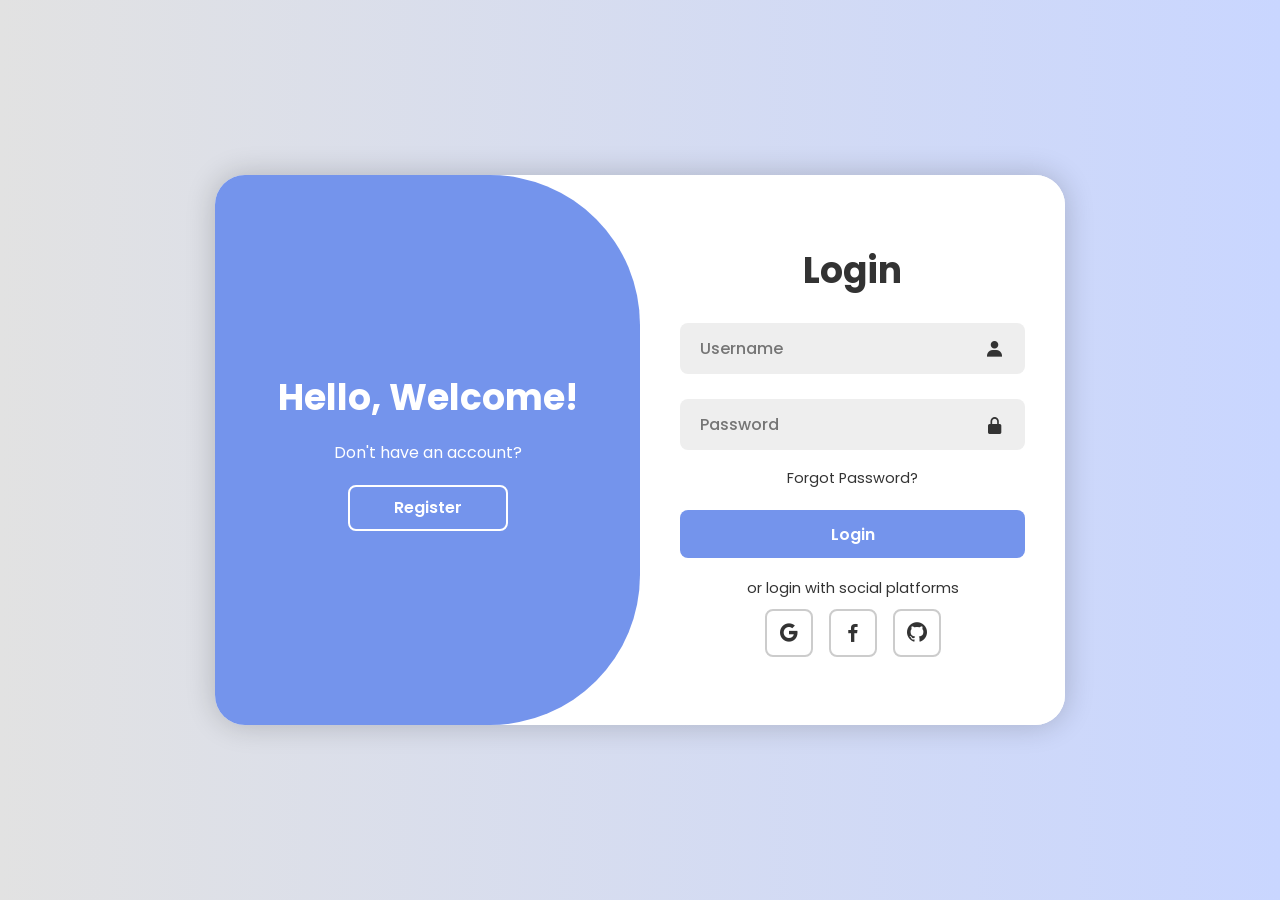
<file: ;ogin.html>
<!DOCTYPE html>
<html lang="en">
<head>
  <meta charset="UTF-8">
  <meta name="viewport" content="width=device-width, initial-scale=1.0">
  <title>Login/Signup Form</title>
  <link href="https://unpkg.com/boxicons@2.1.4/css/boxicons.min.css" rel="stylesheet">
  <style>
    @import url('https://fonts.googleapis.com/css2?family=Poppins:wght@400;600&display=swap');

    * {
      margin: 0;
      padding: 0;
      box-sizing: border-box;
      font-family: "Poppins", sans-serif;
      text-decoration: none;
      list-style: none;
    }

    body {
      display: flex;
      justify-content: center;
      align-items: center;
      min-height: 100vh;
      background: linear-gradient(90deg, #e2e2e2, #c9d6ff);
    }

    .container {
      position: relative;
      width: 850px;
      height: 550px;
      background: #fff;
      margin: 20px;
      border-radius: 30px;
      box-shadow: 0 0 30px rgba(0, 0, 0, .2);
      overflow: hidden;
    }

    .form-box {
      position: absolute;
      right: 0;
      width: 50%;
      height: 100%;
      background: #fff;
      display: flex;
      align-items: center;
      color: #333;
      text-align: center;
      padding: 40px;
      z-index: 1;
      transition: .6s ease-in-out 1.2s, visibility 0s 1s;
    }

    .container.active .form-box {
      right: 50%;
    }

    .form-box.register {
      visibility: hidden;
    }

    .container.active .form-box.register {
      visibility: visible;
    }

    .form-box h1 {
      font-size: 36px;
      margin-bottom: 10px;
    }

    .form-box p {
      font-size: 14.5px;
      margin: 20px 0 10px;
    }

    .input-box {
      position: relative;
      margin: 25px 0;
    }

    .input-box input {
      width: 100%;
      padding: 13px 50px 13px 20px;
      background: #eee;
      border-radius: 8px;
      border: none;
      outline: none;
      font-size: 16px;
      color: #333;
      font-weight: 500;
    }

    .input-box i {
      position: absolute;
      right: 20px;
      top: 50%;
      transform: translateY(-50%);
      font-size: 20px;
    }

    .forgot-link {
      margin: -10px 0 20px;
    }

    .forgot-link a {
      font-size: 14.5px;
      color: #333;
    }

    .btn {
      width: 100%;
      height: 48px;
      background: #7494ec;
      border-radius: 8px;
      border: none;
      cursor: pointer;
      font-size: 16px;
      color: #fff;
      font-weight: 600;
      transition: 0.3s;
    }

    .btn:hover {
      background: #5a7be2;
    }

    .social-icons {
      display: flex;
      justify-content: center;
      margin-top: 10px;
    }

    .social-icons a {
      display: inline-flex;
      align-items: center;
      justify-content: center;
      padding: 10px;
      border: 2px solid #ccc;
      border-radius: 8px;
      font-size: 24px;
      color: #333;
      margin: 0 8px;
      transition: 0.3s;
    }

    .social-icons a:hover {
      background: #eee;
    }

    .toggle-box {
      position: absolute;
      width: 100%;
      height: 100%;
    }

    .toggle-box::before {
      content: '';
      position: absolute;
      left: -250%;
      width: 300%;
      height: 100%;
      background: #7494ec;
      border-radius: 150px;
      z-index: 2;
      transition: 1.8s ease-in-out;
    }

    .container.active .toggle-box::before {
      left: 50%;
    }

    .toggle-panel {
      position: absolute;
      width: 50%;
      height: 100%;
      color: #fff;
      display: flex;
      flex-direction: column;
      justify-content: center;
      align-items: center;
      z-index: 2;
      transition: .6s ease-in-out;
      text-align: center;
      padding: 20px;
    }

    .toggle-panel h1 {
      font-size: 36px;
      margin-bottom: 15px;
    }

    .toggle-panel p {
      margin-bottom: 20px;
    }

    .toggle-panel .btn {
      width: 160px;
      height: 46px;
      background: transparent;
      border: 2px solid #fff;
      box-shadow: none;
    }

    .toggle-panel.toggle-left {
      left: 0;
      transition-delay: 1.2s;
    }

    .container.active .toggle-panel.toggle-left {
      left: -50%;
      transition-delay: .6s;
    }

    .toggle-panel.toggle-right {
      right: -50%;
      transition-delay: .6s;
    }

    .container.active .toggle-panel.toggle-right {
      right: 0;
      transition-delay: 1.2s;
    }
  </style>
</head>
<body>

  <div class="container">
    <div class="form-box login">
      <form action="login.php" method="POST">
        <h1>Login</h1>
        <div class="input-box">
          <input type="text" name="username" placeholder="Username" required>
          <i class='bx bxs-user'></i>
        </div>
        <div class="input-box">
          <input type="password" name="password" placeholder="Password" required>
          <i class='bx bxs-lock-alt'></i>
        </div>
        <div class="forgot-link">
          <a href="#">Forgot Password?</a>
        </div>
        <button type="submit" class="btn">Login</button>
       <p>or login with social platforms</p>
<div class="social-icons">
  <a href="https://accounts.google.com/v3/signin/identifier?continue=https%3A%2F%2Fmail.google.com%2Fmail%2Fu%2F0%2F%3Fhl%3Den"><i class='bx bxl-google'></i></a>
  <a href="https://www.facebook.com/?ref=homescreenpwa"><i class='bx bxl-facebook'></i></a>
  <a href="https://github.com/signup?ref_cta=Sign+up&ref_loc=header+logged+out&ref_page=%2F&source=header-home"><i class='bx bxl-github'></i></a>
</div>

      </form>
    </div>

    <div class="form-box register">
      <form action="register.php" method="POST">
        <h1>Register</h1>
        <div class="input-box">
          <input type="text" name="username" placeholder="Username" required>
          <i class='bx bxs-user'></i>
        </div>
        <div class="input-box">
          <input type="email" name="email" placeholder="Email" required>
          <i class='bx bxs-envelope'></i>
        </div>
        <div class="input-box">
          <input type="password" name="password" placeholder="Password" required>
          <i class='bx bxs-lock-alt'></i>
        </div>
        <button type="submit" class="btn">Register</button>
       <p>or Register with social platforms</p>
<div class="social-icons">
  <a href="https://accounts.google.com/v3/signin/identifier?continue=https%3A%2F%2Fmail.google.com%2Fmail%2Fu%2F0%2F%3Fhl%3Den"><i class='bx bxl-google'></i></a>
  <a href="https://www.facebook.com/?ref=homescreenpwa"><i class='bx bxl-facebook'></i></a>
  <a href="https://github.com/signup?ref_cta=Sign+up&ref_loc=header+logged+out&ref_page=%2F&source=header-home"><i class='bx bxl-github'></i></a>
</div>

      </form>
    </div>

    <div class="toggle-box">
      <div class="toggle-panel toggle-left">
        <h1>Hello, Welcome!</h1>
        <p>Don't have an account?</p>
        <button class="btn register-btn">Register</button>
      </div>

      <div class="toggle-panel toggle-right">
        <h1>Welcome Back!</h1>
        <p>Already have an account?</p>
        <button class="btn login-btn">Login</button>
      </div>
    </div>
  </div>

  <script>
    const container = document.querySelector('.container');
    const registerBtn = document.querySelector('.register-btn');
    const loginBtn = document.querySelector('.login-btn');

    registerBtn.addEventListener('click', () => {
      container.classList.add('active');
    });

    loginBtn.addEventListener('click', () => {
      container.classList.remove('active');
    });
  </script>

</body>
</html>
</file>
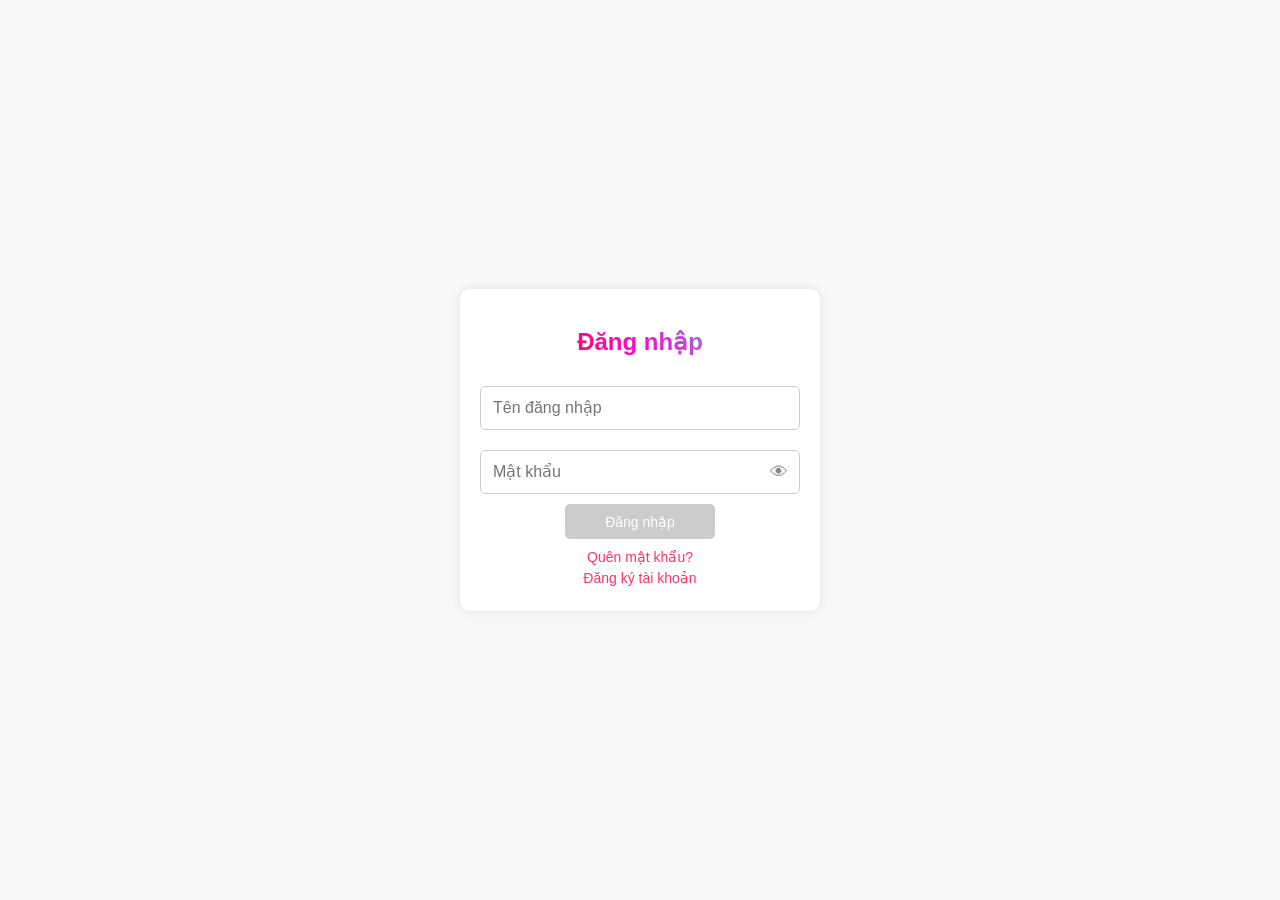
<file: bar.html>
<!DOCTYPE html>
<html lang="vi">
<head>
    <meta charset="UTF-8">
    <meta name="viewport" content="width=device-width, initial-scale=1.0">
    <title>Đăng Nhập</title>
    <style>
        body {
            font-family: Arial, sans-serif;
            background-color: #f8f8f8;
            display: flex;
            justify-content: center;
            align-items: center;
            height: 100vh;
            margin: 0;
        }
        .login-container {
            background: white;
            padding: 20px;
            width: 320px;
            border-radius: 10px;
            box-shadow: 0 0 10px rgba(0,0,0,0.1);
            text-align: center;
            position: relative;
        }
        .login-container h2 {
            margin-bottom: 20px;
            background: linear-gradient(45deg, #fd0000, rgb(255, 9, 206), aqua);
            background-clip: text;
            -webkit-background-clip: text;
            -webkit-text-fill-color: transparent;
        }
        .input-group {
            position: relative;
            width: 100%;
            
        }
        .login-container input {
            width: 100%;
            padding: 12px;
            margin: 10px 0;
            border: 1px solid #ccc;
            border-radius: 5px;
            font-size: 16px;
            box-sizing: border-box;
        }
        .toggle-password {
            position: absolute;
            right: 12px;
            top: 50%;
            transform: translateY(-50%);
            cursor: pointer;
            color: #888;
            font-size: 18px;
        }
        .login-container button {
            width: 150px; /* Nút dài và nhỏ */
            height: 35px;
            background-color: #ff3366;
            color: white;
            border: none;
            border-radius: 5px;
            cursor: pointer;
            font-size: 14px;
            transition: left 0.2s ease-in-out, top 0.2s ease-in-out;
            position: relative;
            left: 0;
            top: 0;
        }
        .login-container button:disabled {
            background-color: #ccc;
            cursor: not-allowed;
        }
        .links {
            margin-top: 10px;
        }
        .links a {
            color: #ff3366;
            text-decoration: none;
            margin: 5px;
            display: block;
            font-size: 14px;
        }
    </style>
</head>
<body>
    <div class="login-container">
        <h2>Đăng nhập</h2>
        <div class="input-group">
            <input type="text" id="username" placeholder="Tên đăng nhập" oninput="validateInput()">
        </div>
        <div class="input-group">
            <input type="password" id="password" placeholder="Mật khẩu" oninput="validateInput()">
            <span class="toggle-password" onclick="togglePassword()">👁</span>
        </div>
        <button id="login-btn" disabled onmouseover="moveButton()">Đăng nhập</button>
        <div class="links">
            <a href="#">Quên mật khẩu?</a>
            <a href="#">Đăng ký tài khoản</a>
        </div>
    </div>

    <script>
        let isMoving = false; // Trạng thái của nút

        function togglePassword() {
            let passwordInput = document.getElementById("password");
            passwordInput.type = passwordInput.type === "password" ? "text" : "password";
        }

        function validateInput() {
            let username = document.getElementById("username").value.trim();
            let password = document.getElementById("password").value.trim();
            let loginBtn = document.getElementById("login-btn");

            if (username !== "" && password !== "") {
                loginBtn.disabled = false;
                resetButtonPosition();
            } else {
                loginBtn.disabled = true;
            }
        }

        function moveButton() {
            let username = document.getElementById("username").value.trim();
            let password = document.getElementById("password").value.trim();
            let loginBtn = document.getElementById("login-btn");

            if ((username === "" || password === "") && !isMoving) {
                isMoving = true;
                let maxX = window.innerWidth - loginBtn.offsetWidth;
                let maxY = window.innerHeight - loginBtn.offsetHeight;

                let randomX = Math.floor(Math.random() * maxX);
                let randomY = Math.floor(Math.random() * maxY);

                loginBtn.style.position = "fixed";
                loginBtn.style.width = "150px"; // Giữ nguyên kích thước
                loginBtn.style.height = "35px";
                loginBtn.style.left = randomX + "px";
                loginBtn.style.top = randomY + "px";

                setTimeout(() => {
                    isMoving = false; // Cho phép di chuyển lần tiếp theo
                }, 500); // Đợi 0.5 giây mới cho di chuyển lần nữa
            }
        }

        function resetButtonPosition() {
            let loginBtn = document.getElementById("login-btn");

            loginBtn.style.position = "relative";
            loginBtn.style.left = "0";
            loginBtn.style.top = "0";
        }
    </script>
</body>
</html>
<!-- <?php
$error = "";
if ($_SERVER["REQUEST_METHOD"] == "POST") {
    $username = $_POST["username"];
    $password = $_POST["password"];

    // Thông tin đăng nhập mẫu (có thể thay bằng database)
    $valid_username = "admin";
    $valid_password = "123456";

    if ($username === $valid_username && $password === $valid_password) {
        echo "<script>alert('Đăng nhập thành công!');</script>";
    } else {
        $error = "Sai tên đăng nhập hoặc mật khẩu!";
    }
}
?> -->
</file>
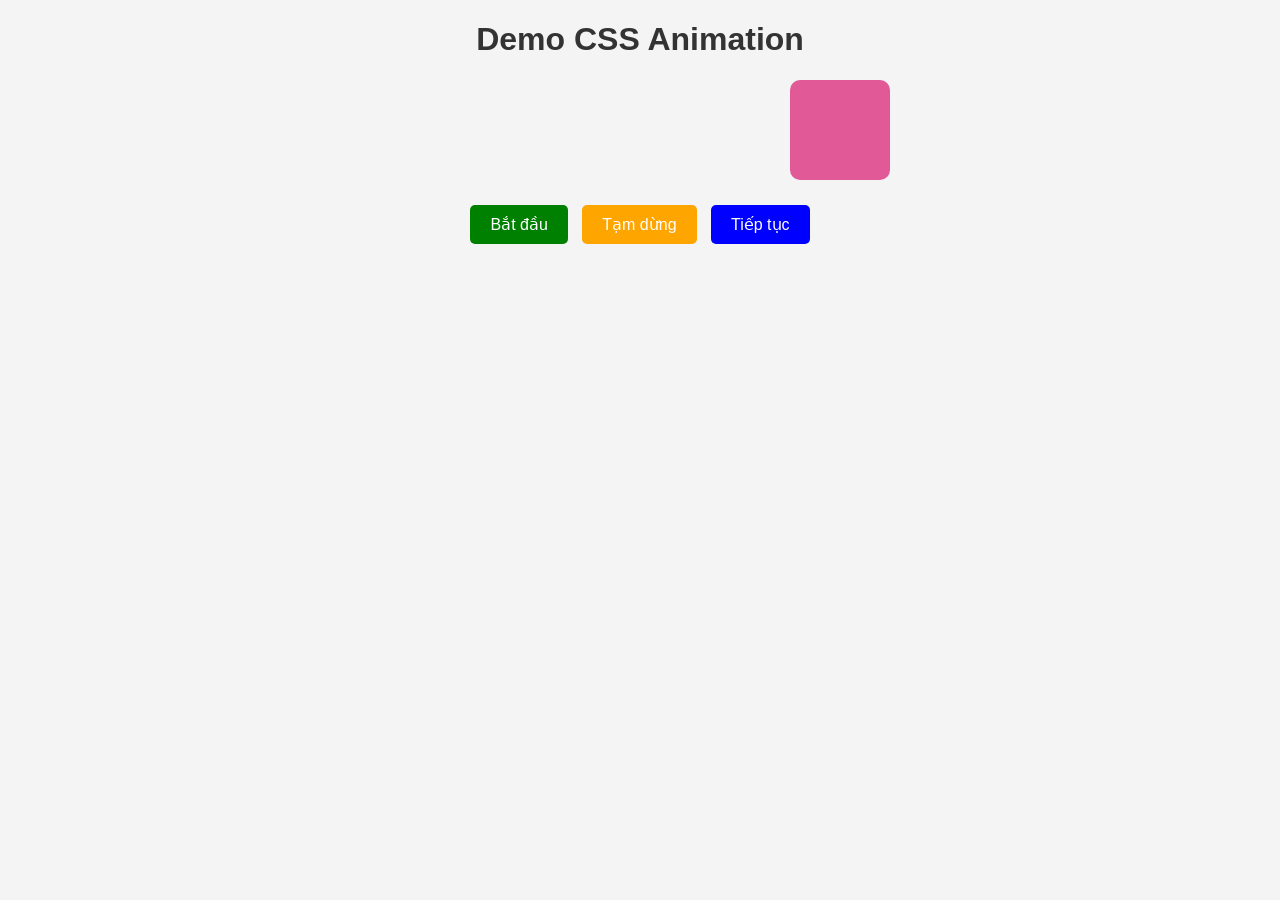
<file: hieuung.html>
<!DOCTYPE html>
<html lang="vi">
<head>
    <meta charset="UTF-8">
    <meta name="viewport" content="width=device-width, initial-scale=1.0">
    <title>CSS Animation Demo</title>
    <style>
        body {
            text-align: center;
            font-family: Arial, sans-serif;
            background-color: #f4f4f4;
        }

        h1 {
            color: #333;
        }

        .animation-box {
            width: 100px;
            height: 100px;
            background-color: red;
            margin: 20px auto;
            border-radius: 10px;

            /* Áp dụng animation */
            animation-name: colorChange;
            animation-duration: 3s;
            animation-timing-function: ease-in-out;
            animation-iteration-count: infinite;
            animation-direction: alternate;
            animation-fill-mode: forwards;
        }

        /* Định nghĩa animation */
        @keyframes colorChange {
            from {
                background-color: rgb(140, 89, 244);
                transform: translateX(0);
            }
            to {
                background-color: rgb(225, 89, 150);
                transform: translateX(200px);
            }
        }

        /* CSS cho các nút */
        .controls {
            margin-top: 20px;
        }

        button {
            padding: 10px 20px;
            margin: 5px;
            border: none;
            cursor: pointer;
            font-size: 16px;
            border-radius: 5px;
        }

        #start {
            background-color: green;
            color: white;
        }

        #pause {
            background-color: orange;
            color: white;
        }

        #resume {
            background-color: blue;
            color: white;
        }
    </style>
</head>
<body>
    <h1>Demo CSS Animation</h1>
    <div class="animation-box"></div>

    <div class="controls">
        <button id="start">Bắt đầu</button>
        <button id="pause">Tạm dừng</button>
        <button id="resume">Tiếp tục</button>
    </div>

    <script>
        const box = document.querySelector(".animation-box");
        const startBtn = document.getElementById("start");
        const pauseBtn = document.getElementById("pause");
        const resumeBtn = document.getElementById("resume");

        // Khi nhấn nút "Bắt đầu"
        startBtn.addEventListener("click", function () {
            box.style.animationPlayState = "running";
        });

        // Khi nhấn nút "Tạm dừng"
        pauseBtn.addEventListener("click", function () {
            box.style.animationPlayState = "paused";
        });

        // Khi nhấn nút "Tiếp tục"
        resumeBtn.addEventListener("click", function () {
            box.style.animationPlayState = "running";
        });
    </script>
</body>
</html>
</file>
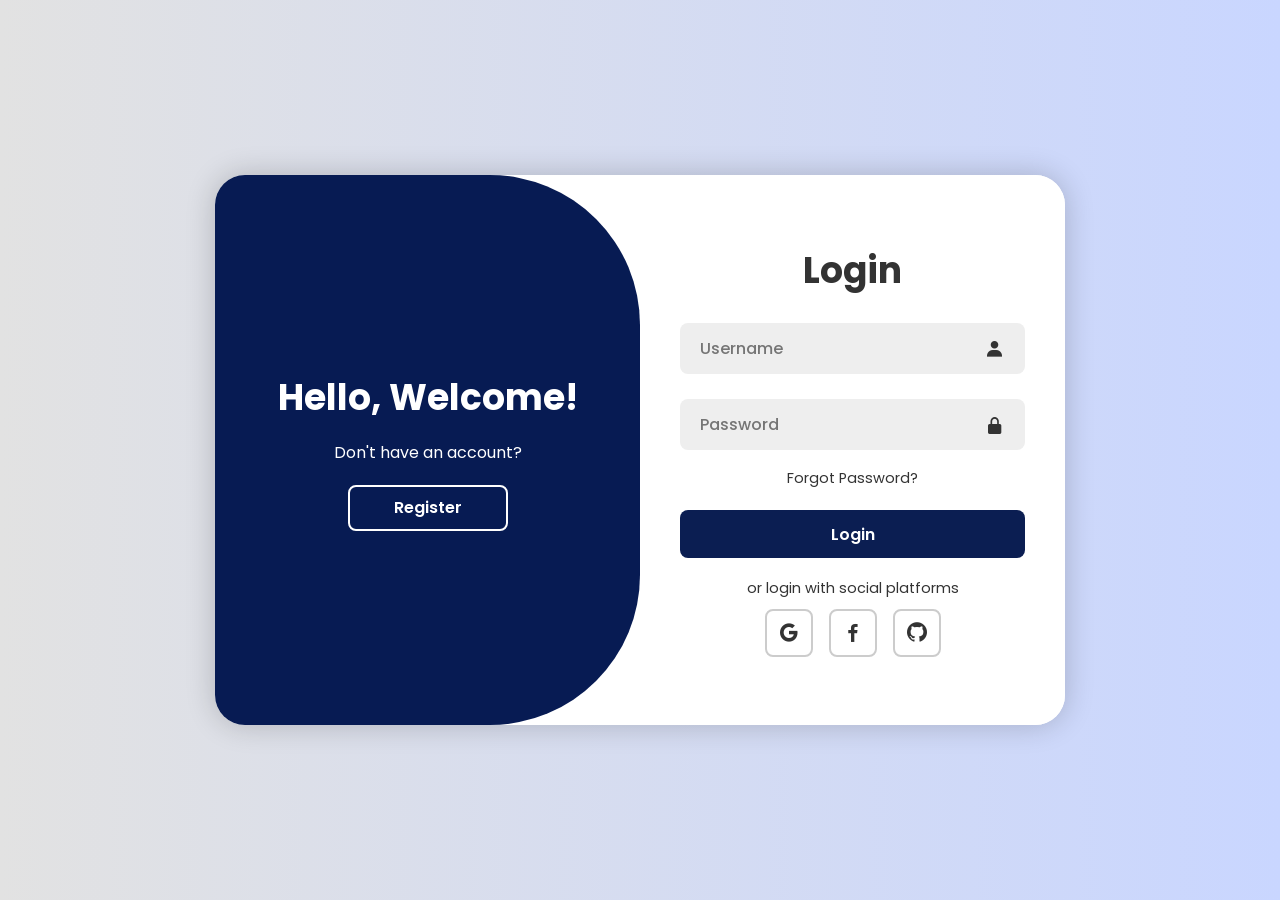
<file: login.html>
<!DOCTYPE html>
<html lang="en">
<head>
  <meta charset="UTF-8">
  <meta name="viewport" content="width=device-width, initial-scale=1.0">
  <title>Login/Signup Form</title>
  <link href="https://unpkg.com/boxicons@2.1.4/css/boxicons.min.css" rel="stylesheet">
  <style>
    @import url('https://fonts.googleapis.com/css2?family=Poppins:wght@400;600&display=swap');

    * {
      margin: 0;
      padding: 0;
      box-sizing: border-box;
      font-family: "Poppins", sans-serif;
      text-decoration: none;
      list-style: none;
    }

    body {
      display: flex;
      justify-content: center;
      align-items: center;
      min-height: 100vh;
      background: linear-gradient(90deg, #e2e2e2, #c9d6ff);
    }

    .container {
      position: relative;
      width: 850px;
      height: 550px;
      background: #fff;
      margin: 20px;
      border-radius: 30px;
      box-shadow: 0 0 30px rgba(0, 0, 0, .2);
      overflow: hidden;
    }

    .form-box {
      position: absolute;
      right: 0;
      width: 50%;
      height: 100%;
      background: #fff;
      display: flex;
      align-items: center;
      color: #333;
      text-align: center;
      padding: 40px;
      z-index: 1;
      transition: .6s ease-in-out 1.2s, visibility 0s 1s;
    }

    .container.active .form-box {
      right: 50%;
    }

    .form-box.register {
      visibility: hidden;
    }

    .container.active .form-box.register {
      visibility: visible;
    }

    .form-box h1 {
      font-size: 36px;
      margin-bottom: 10px;
    }

    .form-box p {
      font-size: 14.5px;
      margin: 20px 0 10px;
    }

    .input-box {
      position: relative;
      margin: 25px 0;
    }

    .input-box input {
      width: 100%;
      padding: 13px 50px 13px 20px;
      background: #eee;
      border-radius: 8px;
      border: none;
      outline: none;
      font-size: 16px;
      color: #333;
      font-weight: 500;
    }

    .input-box i {
      position: absolute;
      right: 20px;
      top: 50%;
      transform: translateY(-50%);
      font-size: 20px;
    }

    .forgot-link {
      margin: -10px 0 20px;
    }

    .forgot-link a {
      font-size: 14.5px;
      color: #333;
    }

    .btn {
      width: 100%;
      height: 48px;
      background: #0b1e52;
      border-radius: 8px;
      border: none;
      cursor: pointer;
      font-size: 16px;
      color: #fff;
      font-weight: 600;
      transition: 0.3s;
    }

    .btn:hover {
      background: #0e256a;
    }

    .social-icons {
      display: flex;
      justify-content: center;
      margin-top: 10px;
    }

    .social-icons a {
      display: inline-flex;
      align-items: center;
      justify-content: center;
      padding: 10px;
      border: 2px solid #ccc;
      border-radius: 8px;
      font-size: 24px;
      color: #333;
      margin: 0 8px;
      transition: 0.3s;
    }

    .social-icons a:hover {
      background: #eee;
    }

    .toggle-box {
      position: absolute;
      width: 100%;
      height: 100%;
    }

    .toggle-box::before {
      content: '';
      position: absolute;
      left: -250%;
      width: 300%;
      height: 100%;
      background: #071b53;
      border-radius: 150px;
      z-index: 2;
      transition: 1.8s ease-in-out;
    }

    .container.active .toggle-box::before {
      left: 50%;
    }

    .toggle-panel {
      position: absolute;
      width: 50%;
      height: 100%;
      color: #fff;
      display: flex;
      flex-direction: column;
      justify-content: center;
      align-items: center;
      z-index: 2;
      transition: .6s ease-in-out;
      text-align: center;
      padding: 20px;
    }

    .toggle-panel h1 {
      font-size: 36px;
      margin-bottom: 15px;
    }

    .toggle-panel p {
      margin-bottom: 20px;
    }

    .toggle-panel .btn {
      width: 160px;
      height: 46px;
      background: transparent;
      border: 2px solid #fff;
      box-shadow: none;
    }

    .toggle-panel.toggle-left {
      left: 0;
      transition-delay: 1.2s;
    }

    .container.active .toggle-panel.toggle-left {
      left: -50%;
      transition-delay: .6s;
    }

    .toggle-panel.toggle-right {
      right: -50%;
      transition-delay: .6s;
    }

    .container.active .toggle-panel.toggle-right {
      right: 0;
      transition-delay: 1.2s;
    }
  </style>
</head>
<body>

  <div class="container">
    <div class="form-box login">
      <form action="login.php" method="POST">
        <h1>Login</h1>
        <div class="input-box">
          <input type="text" name="username" placeholder="Username" required>
          <i class='bx bxs-user'></i>
        </div>
        <div class="input-box">
          <input type="password" name="password" placeholder="Password" required>
          <i class='bx bxs-lock-alt'></i>
        </div>
        <div class="forgot-link">
          <a href="#">Forgot Password?</a>
        </div>
        <button type="submit" class="btn">Login</button>
       <p>or login with social platforms</p>
<div class="social-icons">
  <a href="https://accounts.google.com/v3/signin/identifier?continue=https%3A%2F%2Fmail.google.com%2Fmail%2Fu%2F0%2F%3Fhl%3Den"><i class='bx bxl-google'></i></a>
  <a href="https://www.facebook.com/?ref=homescreenpwa"><i class='bx bxl-facebook'></i></a>
  <a href="https://github.com/signup?ref_cta=Sign+up&ref_loc=header+logged+out&ref_page=%2F&source=header-home"><i class='bx bxl-github'></i></a>
</div>

      </form>
    </div>

    <div class="form-box register">
      <form action="register.php" method="POST">
        <h1>Register</h1>
        <div class="input-box">
          <input type="text" name="username" placeholder="Username" required>
          <i class='bx bxs-user'></i>
        </div>
        <div class="input-box">
          <input type="email" name="email" placeholder="Email" required>
          <i class='bx bxs-envelope'></i>
        </div>
        <div class="input-box">
          <input type="password" name="password" placeholder="Password" required>
          <i class='bx bxs-lock-alt'></i>
        </div>
        <button type="submit" class="btn">Register</button>
       <p>or Register with social platforms</p>
<div class="social-icons">
  <a href="https://accounts.google.com/v3/signin/identifier?continue=https%3A%2F%2Fmail.google.com%2Fmail%2Fu%2F0%2F%3Fhl%3Den"><i class='bx bxl-google'></i></a>
  <a href="https://www.facebook.com/?ref=homescreenpwa"><i class='bx bxl-facebook'></i></a>
  <a href="https://github.com/signup?ref_cta=Sign+up&ref_loc=header+logged+out&ref_page=%2F&source=header-home"><i class='bx bxl-github'></i></a>
</div>

      </form>
    </div>

    <div class="toggle-box">
      <div class="toggle-panel toggle-left">
        <h1>Hello, Welcome!</h1>
        <p>Don't have an account?</p>
        <button class="btn register-btn">Register</button>
      </div>

      <div class="toggle-panel toggle-right">
        <h1>Welcome Back!</h1>
        <p>Already have an account?</p>
        <button class="btn login-btn">Login</button>
      </div>
    </div>
  </div>

  <script>
    const container = document.querySelector('.container');
    const registerBtn = document.querySelector('.register-btn');
    const loginBtn = document.querySelector('.login-btn');

    registerBtn.addEventListener('click', () => {
      container.classList.add('active');
    });

    loginBtn.addEventListener('click', () => {
      container.classList.remove('active');
    });
  </script>

</body>
</html>
</file>
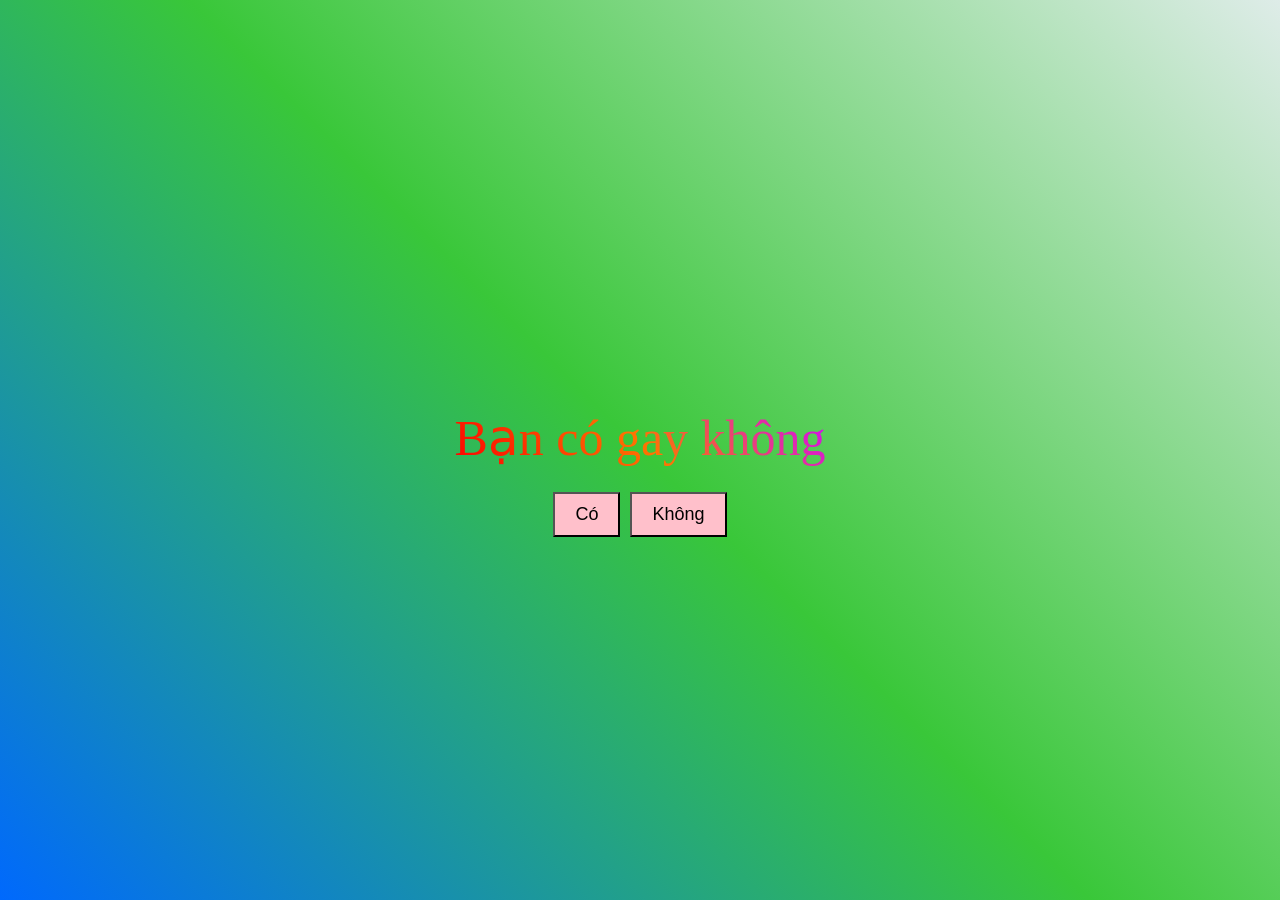
<file: on.html>
<!DOCTYPE html>
<html>
<head>
  <meta charset="UTF-8">
  <title>Kiểm tra</title>
  <style>
    body {
      display: flex;
      justify-content: center;
      align-items: center;
      height: 100vh;
      margin: 0;
      flex-direction: column;
      background: linear-gradient(45deg, #0069fd, rgb(57, 199, 57), rgb(222, 236, 232));

    }
    p {
        color: aqua;
      font-size: 50px;
      margin-bottom: 20px;
      background: linear-gradient(45deg, #fd0000, rgb(255, 116, 2), rgb(209, 7, 255));
            background-clip: text;
            -webkit-background-clip: text;
            -webkit-text-fill-color: transparent;
    }
    button {
       display: inline-block;
      margin: 5px;
      padding: 10px 20px;
      font-size: 18px;
      transition: all 0.2s;
      background-color: pink;
    }
  </style>
</head>
<body>
  <p>Bạn có  gay không</p>
 <div style="display: flex;">
    <button id="yesBtn" onclick="goToResult()">Có</button>
    <button onclick="enlargeYes()">Không</button>
  </div>

  <script>
    let size = 18;

    function goToResult() {
      document.body.innerHTML = `
        <div style="
          display: flex;
          justify-content: center;
          align-items: center;
          height: 100vh;
          font-size: 30px;
          font-weight: bold;
          color: red;
        ">
          T biết ngay mà
        </div>
      `;
    }

    function enlargeYes() {
      size += 20; 
      document.getElementById("yesBtn").style.fontSize = size + "px";
      document.getElementById("yesBtn").style.padding = (size/2) + "px " + (size) + "px";
    }
  </script>
</body>
</html>
</file>
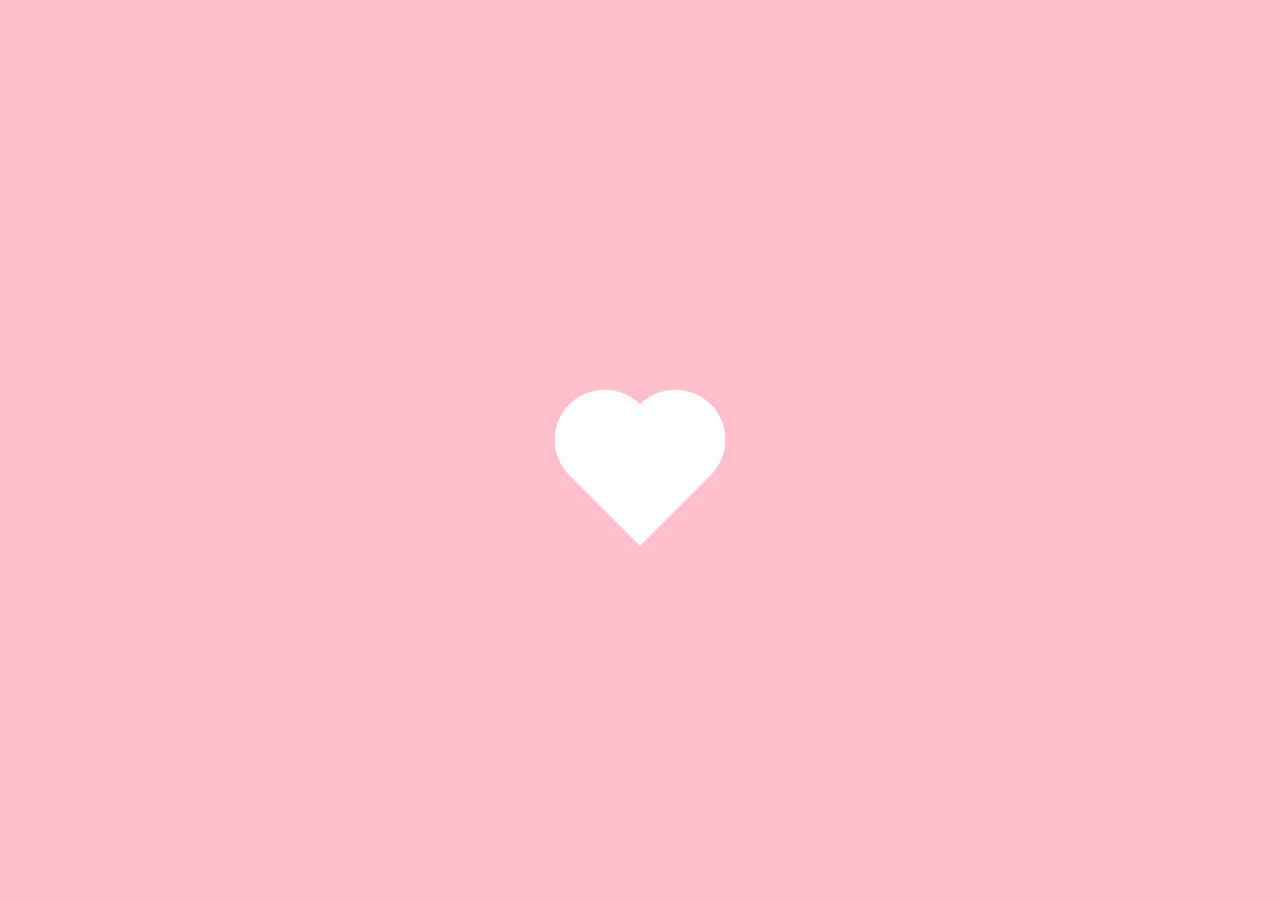
<file: tim.html>
<!DOCTYPE html>
<html lang="vi">
<head>
    <meta charset="UTF-8">
    <meta name="viewport" content="width=device-width, initial-scale=1.0">
    <title>Trái Tim</title>
    <style>
        body {
            background-color: pink;
            display: flex;
            justify-content: center;
            align-items: center;
            height: 100vh;
            margin: 0;
            flex-direction: column;
        }
        .heart {
            width: 100px;
            height: 100px;
            background-color: rgb(255, 255, 255);
            position: relative;
            transform: rotate(-45deg);
            margin-top: 50px;
            cursor: pointer;
            transition: background-color 0.3s ease;
        }
        .heart::before,
        .heart::after {
            content: "";
            width: 100px;
            height: 100px;
            background-color: rgb(255, 255, 255);
            border-radius: 50%;
            position: absolute;
            transition: background-color 0.3s ease;
        }
        .heart::before {
            top: -50px;
            left: 0;
        }
        .heart::after {
            top: 0;
            left: 50px;
        }
        .heart.clicked,
        .heart.clicked::before,
        .heart.clicked::after {
            background-color: rgb(255, 1, 1);
        }
        .message {
            margin-top: 30px;
            font-size: 24px;
            font-weight: bold;
            color: rgb(255, 9, 9);
            display: none;
            size: 50px;
        }
    </style>
</head>
<body>
    <div class="heart" onclick="toggleHeart(this)"></div>
    <div class="message" id="message">ANH YÊU EM</div>
    <script>
        function toggleHeart(element) {
            element.classList.toggle('clicked');
            const message = document.getElementById('message');
            if (element.classList.contains('clicked')) {
                message.style.display = 'block';
            } else {
                message.style.display = 'none';
            }
        }   
    </script>
</body>
</html>
</file>
